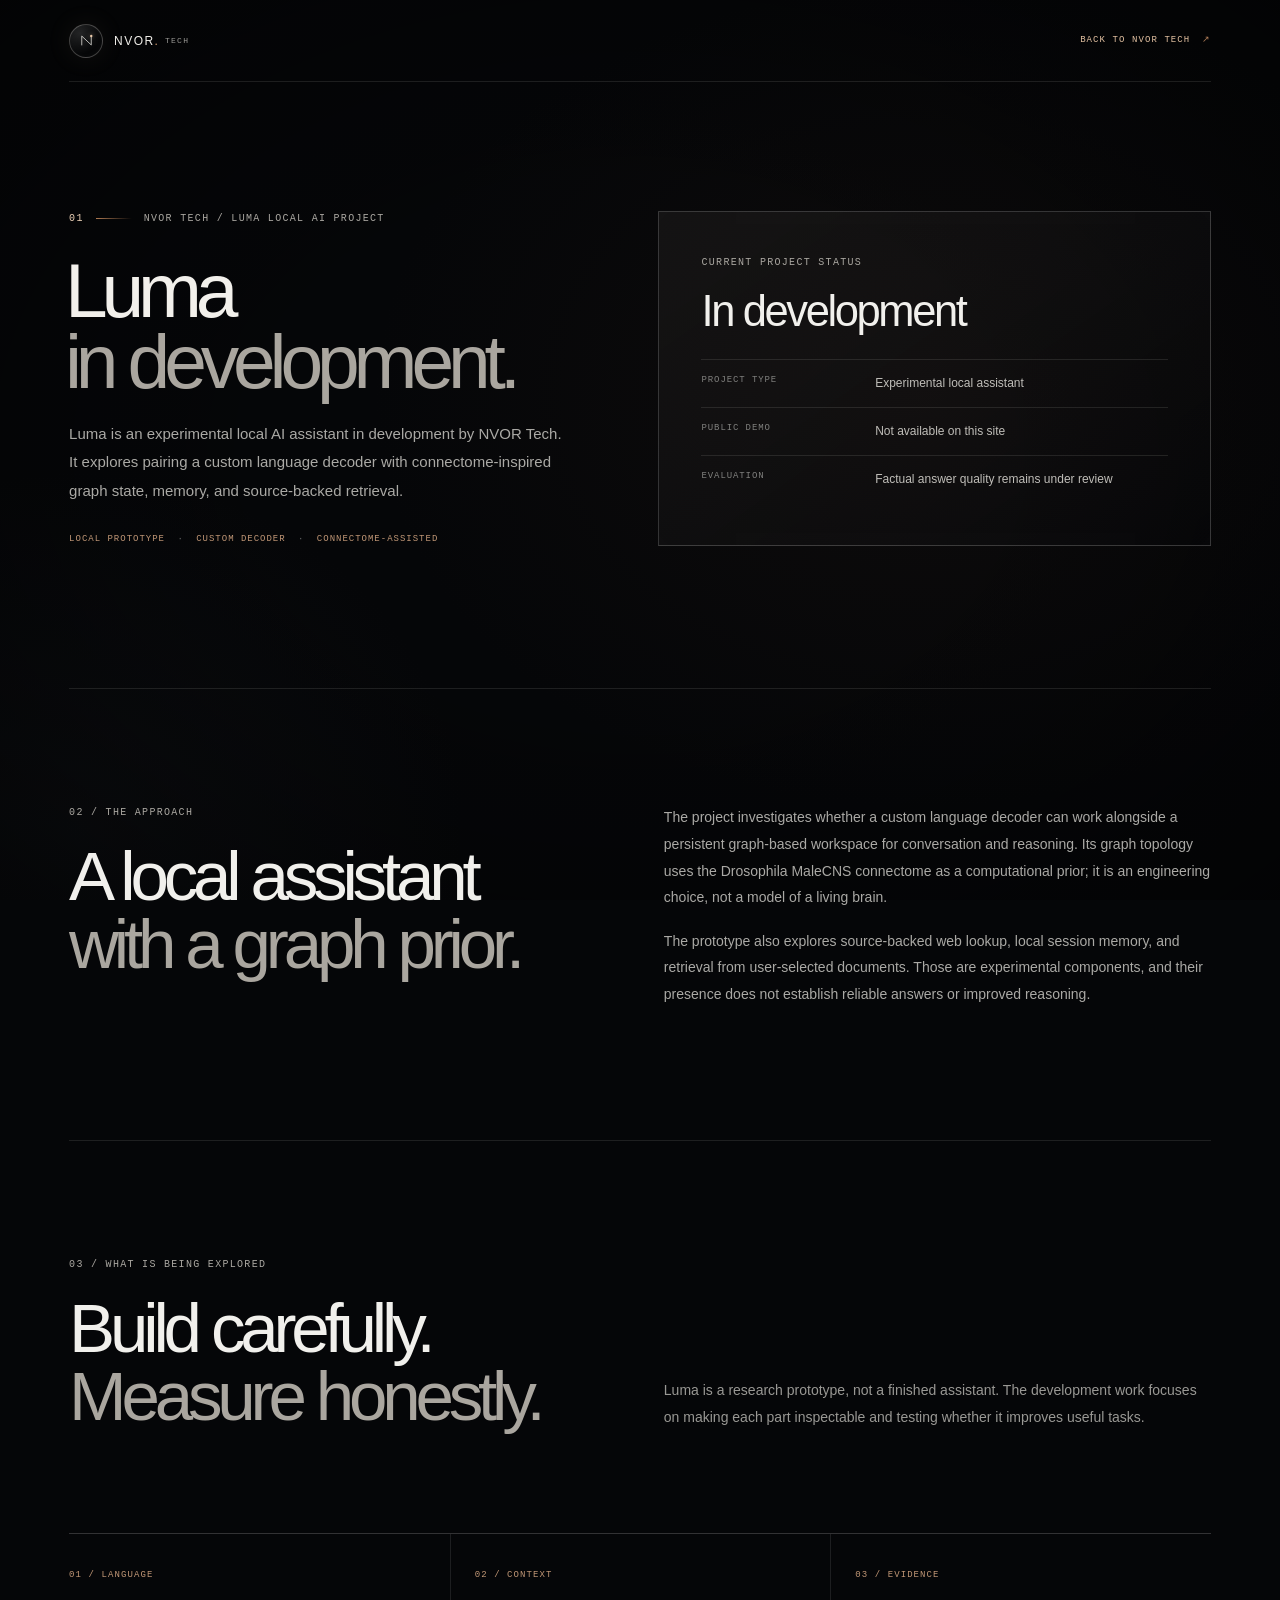
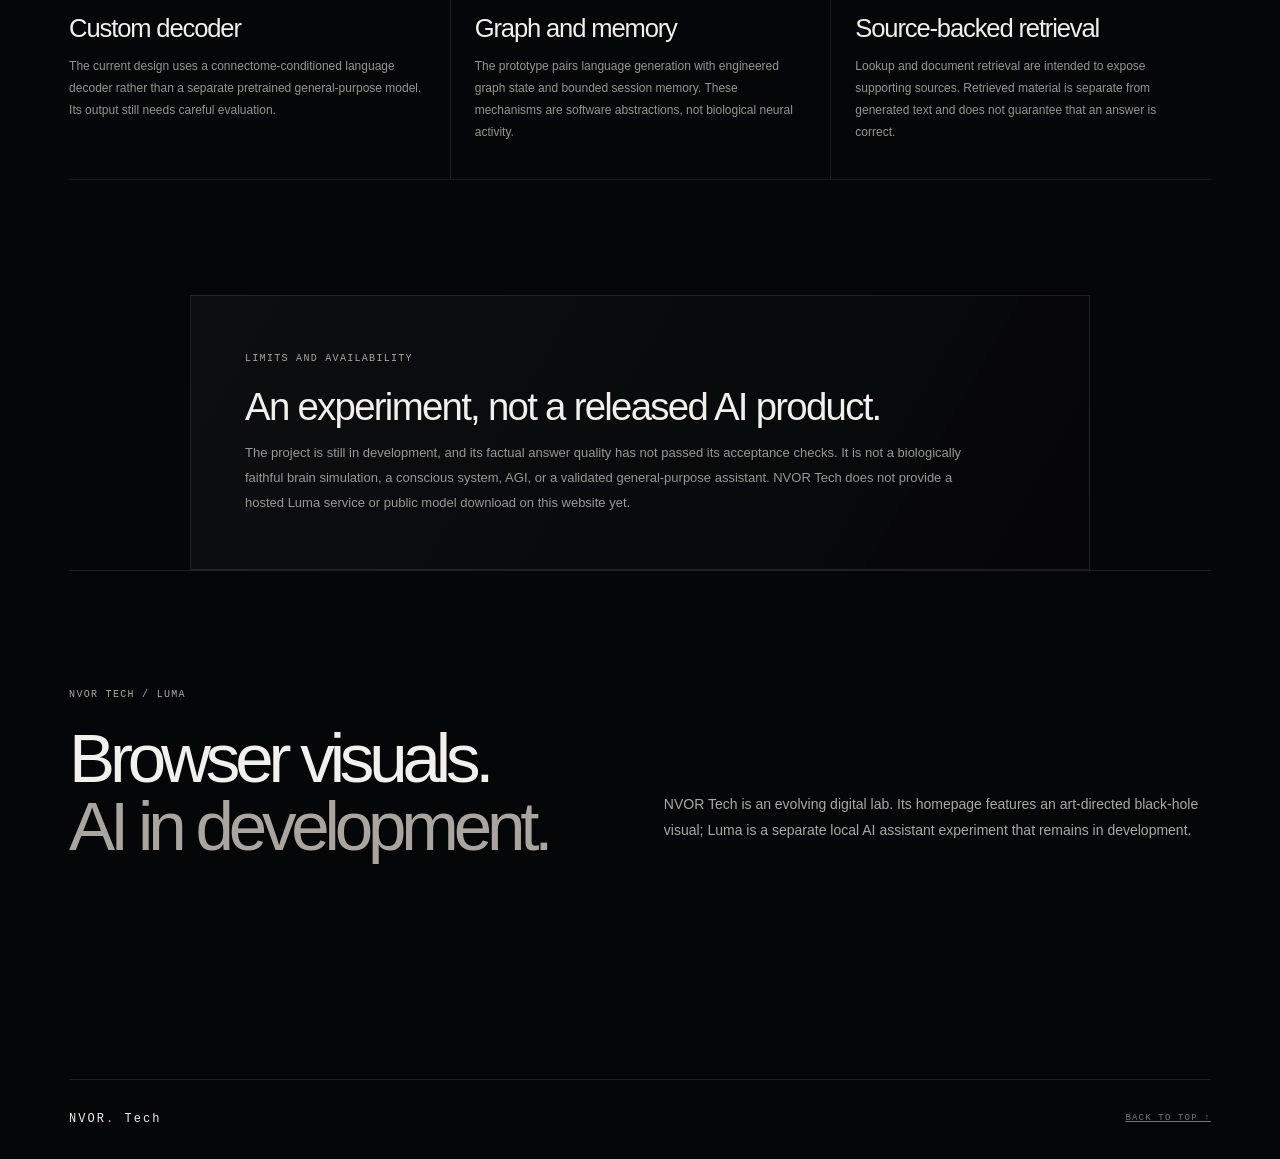
<file: ai/index.html>
<!doctype html>
<html lang="en">
  <head>
    <meta charset="utf-8" />
    <meta name="viewport" content="width=device-width, initial-scale=1" />
    <meta name="robots" content="noindex" />
    <meta http-equiv="refresh" content="0; url=/luma/" />
    <link rel="canonical" href="https://nvor.tech/luma/" />
    <title>Moved to Luma | NVOR Tech</title>
  </head>
  <body>
    <main>
      <h1>This project is now called Luma.</h1>
      <p>If you are not redirected automatically, <a href="/luma/">visit the Luma project page</a>.</p>
    </main>
  </body>
</html>
</file>
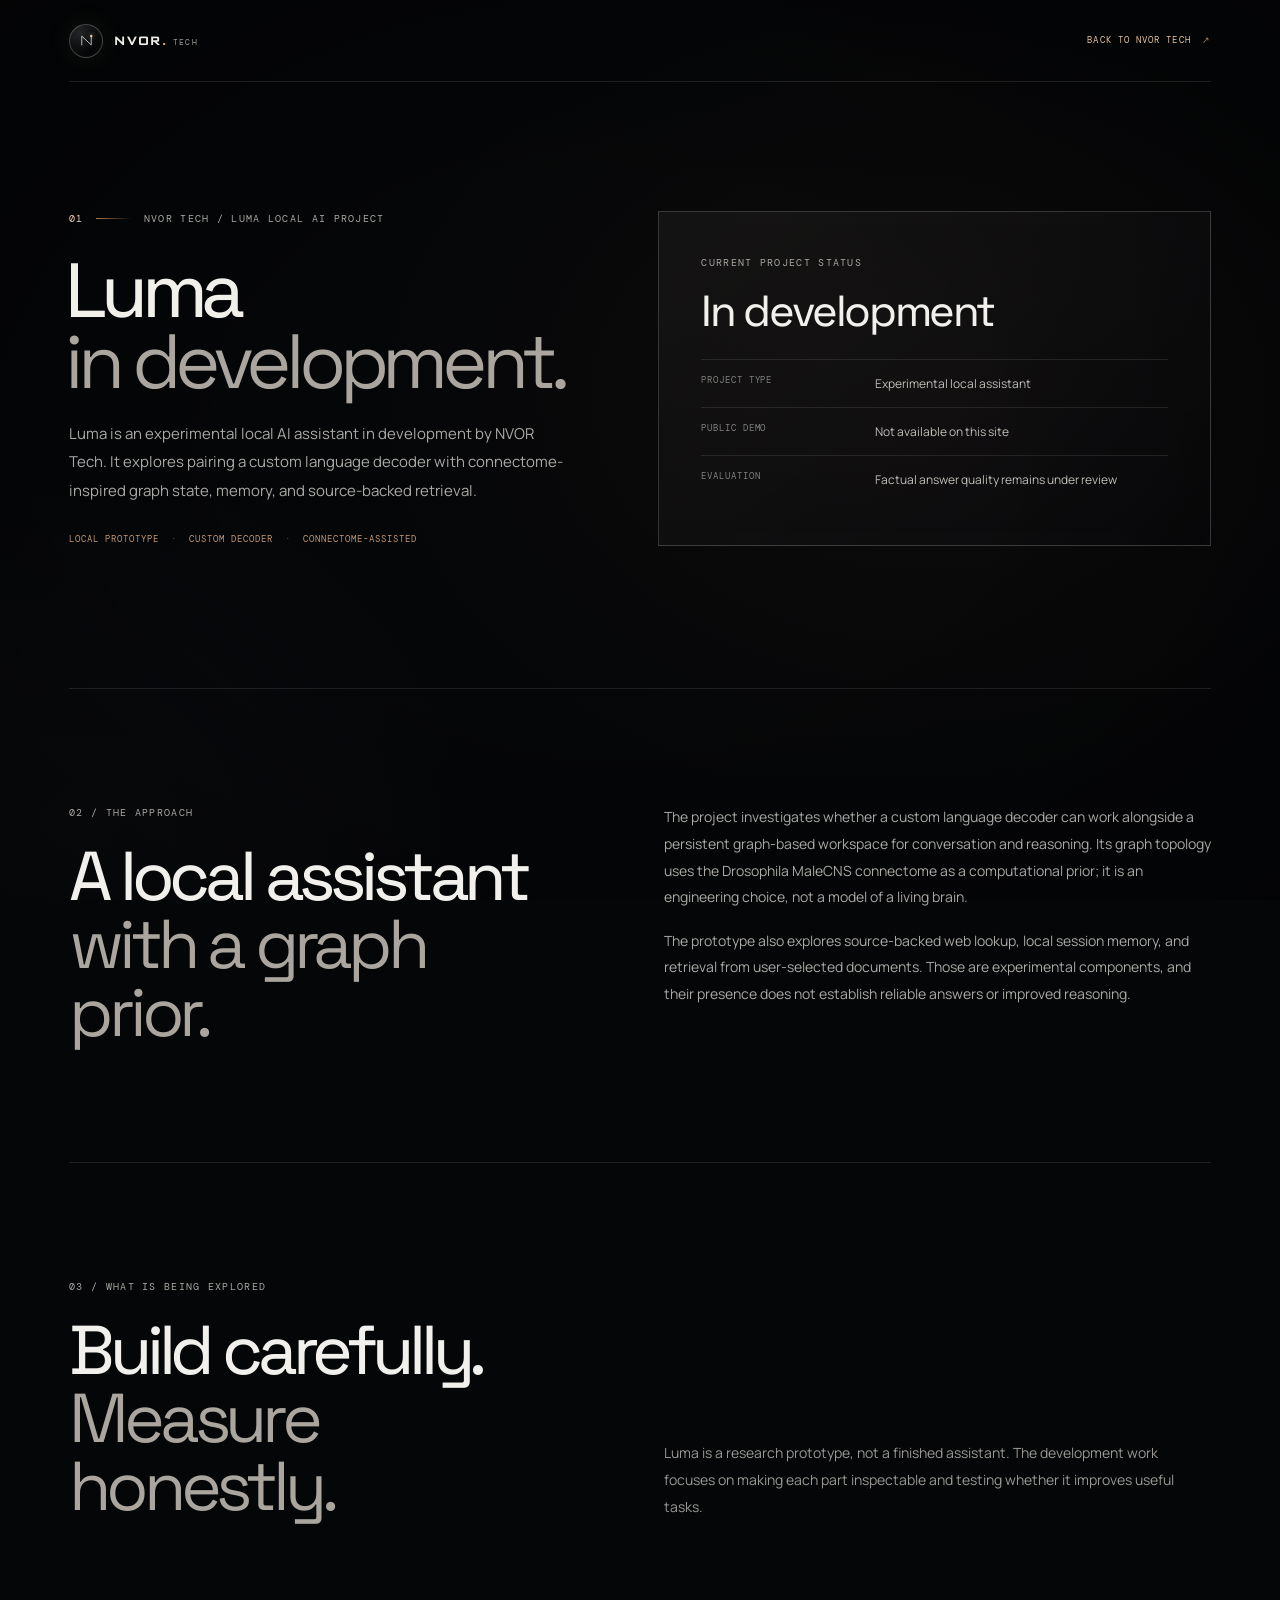
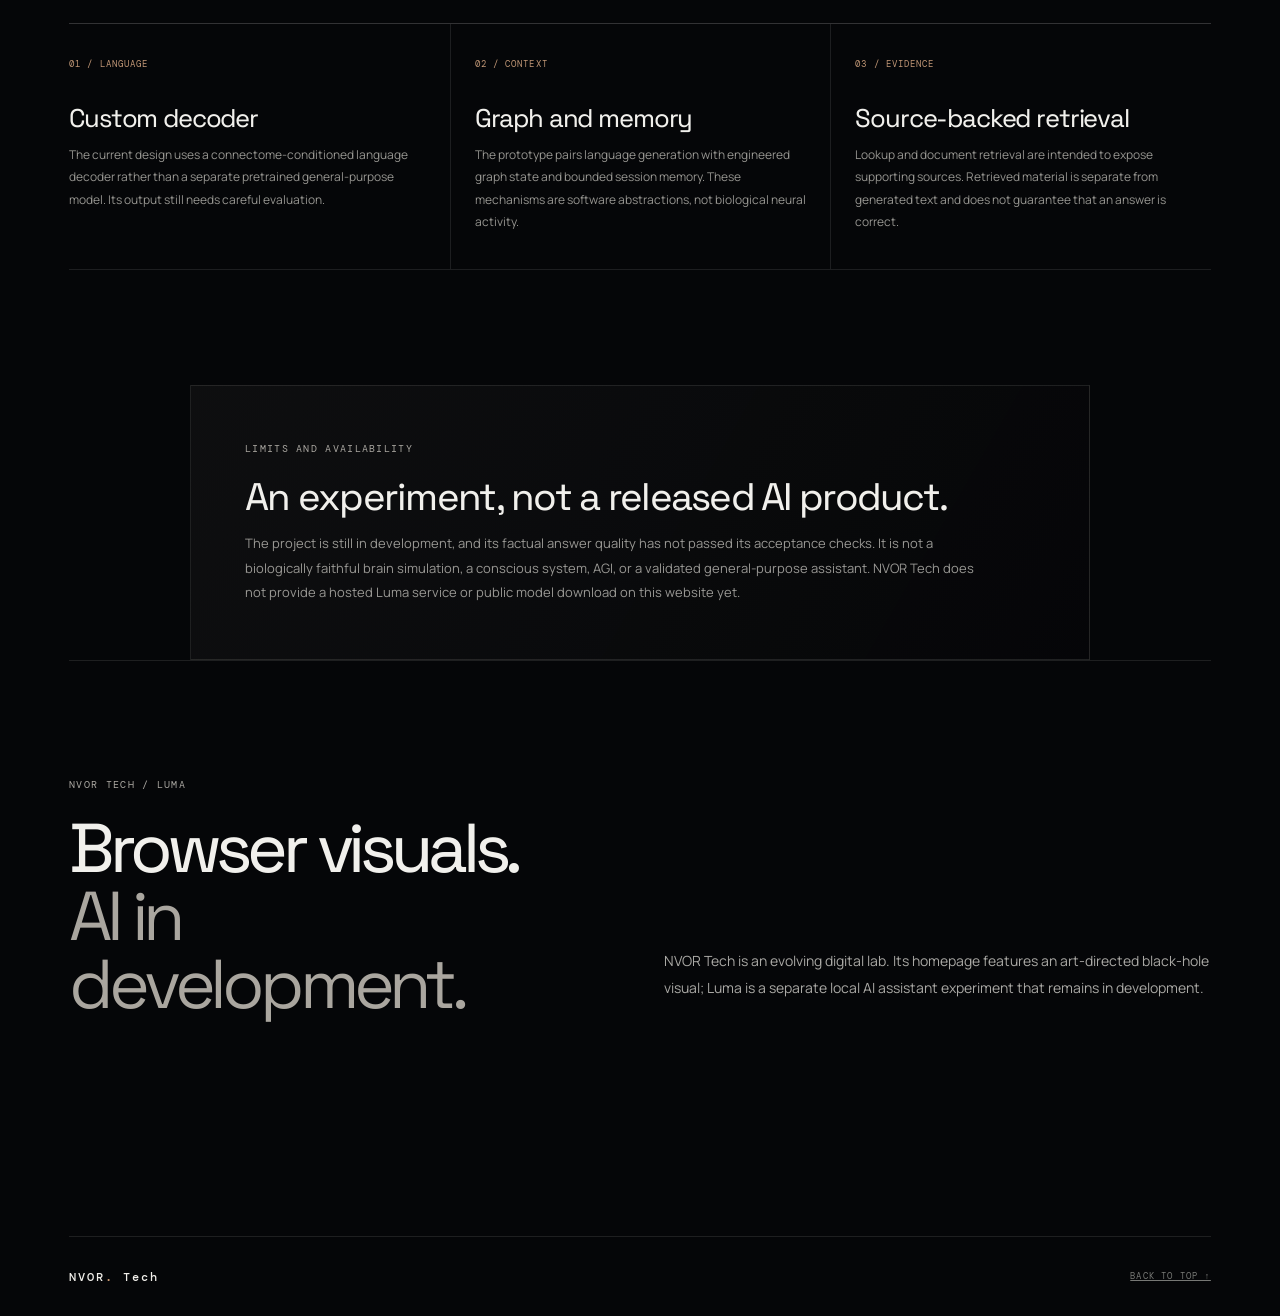
<file: luma/index.html>
<!doctype html>
<html lang="en">
  <head>
    <meta charset="utf-8" />
    <meta name="viewport" content="width=device-width, initial-scale=1" />
    <meta name="theme-color" content="#05050a" />
    <meta name="description" content="Luma is NVOR Tech's experimental local AI assistant in development, exploring connectome-assisted language, memory, and source-backed retrieval." />
    <link rel="canonical" href="https://nvor.tech/luma/" />
    <meta property="og:type" content="website" />
    <meta property="og:site_name" content="NVOR Tech" />
    <meta property="og:title" content="Luma — Experimental Local AI Assistant in Development" />
    <meta property="og:description" content="Learn what Luma explores, how its connectome-assisted prototype works, and what remains unproven." />
    <meta property="og:url" content="https://nvor.tech/luma/" />
    <title>Luma — Experimental Local AI Assistant | NVOR Tech</title>
    <link rel="preconnect" href="https://fonts.googleapis.com" />
    <link rel="preconnect" href="https://fonts.gstatic.com" crossorigin />
    <link href="https://fonts.googleapis.com/css2?family=DM+Mono:wght@400;500&family=Manrope:wght@400;500;600;700;800&family=Space+Grotesk:wght@400;500;600&display=swap" rel="stylesheet" />
    <link href="https://fonts.googleapis.com/css2?family=Science+Gothic:wght@100..900&display=swap" rel="stylesheet" />
    <link rel="stylesheet" href="../styles.css?v=nvor-search-content-v1" />
  </head>
  <body class="project-page">
    <div class="ambient" aria-hidden="true">
      <div class="ambient-grid"></div>
      <div class="ambient-vignette"></div>
    </div>

    <div class="site-shell project-shell" id="top">
      <header class="project-header">
        <a class="brand" href="/" aria-label="NVOR Tech home">
          <span class="brand-symbol" aria-hidden="true">
            <svg viewBox="0 0 32 32" fill="none">
              <path d="M8 23.5V8.5L24 23.5V8.5" />
              <circle cx="24" cy="8.5" r="2" />
            </svg>
          </span>
          <span class="brand-name">NVOR<span>.</span><span class="brand-tech">TECH</span></span>
        </a>
        <a class="project-back" href="/">BACK TO NVOR TECH <span aria-hidden="true">↗</span></a>
      </header>

      <main class="project-main ai-main">
        <section class="project-hero ai-hero" aria-labelledby="ai-title">
          <div class="project-hero-copy">
            <p class="eyebrow"><span class="eyebrow-number">01</span><span class="eyebrow-rule"></span>NVOR TECH / LUMA LOCAL AI PROJECT</p>
            <h1 id="ai-title">Luma<br /><span>in development.</span></h1>
            <p class="project-lede">Luma is an experimental local AI assistant in development by NVOR Tech. It explores pairing a custom language decoder with connectome-inspired graph state, memory, and source-backed retrieval.</p>
            <p class="project-stack">LOCAL PROTOTYPE <span>·</span> CUSTOM DECODER <span>·</span> CONNECTOME-ASSISTED</p>
          </div>
          <aside class="ai-status-card" aria-labelledby="ai-status-title">
            <p class="eyebrow">CURRENT PROJECT STATUS</p>
            <h2 id="ai-status-title">In development</h2>
            <dl>
              <div><dt>Project type</dt><dd>Experimental local assistant</dd></div>
              <div><dt>Public demo</dt><dd>Not available on this site</dd></div>
              <div><dt>Evaluation</dt><dd>Factual answer quality remains under review</dd></div>
            </dl>
          </aside>
        </section>

        <section class="project-detail-section" aria-labelledby="approach-title">
          <div class="project-detail-heading">
            <p class="eyebrow">02 / THE APPROACH</p>
            <h2 id="approach-title">A local assistant<br /><em>with a graph prior.</em></h2>
          </div>
          <div class="project-detail-copy">
            <p>The project investigates whether a custom language decoder can work alongside a persistent graph-based workspace for conversation and reasoning. Its graph topology uses the Drosophila MaleCNS connectome as a computational prior; it is an engineering choice, not a model of a living brain.</p>
            <p>The prototype also explores source-backed web lookup, local session memory, and retrieval from user-selected documents. Those are experimental components, and their presence does not establish reliable answers or improved reasoning.</p>
          </div>
        </section>

        <section class="project-build-section" aria-labelledby="ai-build-title">
          <div class="project-build-heading">
            <p class="eyebrow">03 / WHAT IS BEING EXPLORED</p>
            <h2 id="ai-build-title">Build carefully.<br /><em>Measure honestly.</em></h2>
          </div>
          <div class="project-build-intro">
            <p>Luma is a research prototype, not a finished assistant. The development work focuses on making each part inspectable and testing whether it improves useful tasks.</p>
          </div>
          <div class="project-feature-grid">
            <article class="project-feature">
              <span class="project-feature-index">01 / LANGUAGE</span>
              <h3>Custom decoder</h3>
              <p>The current design uses a connectome-conditioned language decoder rather than a separate pretrained general-purpose model. Its output still needs careful evaluation.</p>
            </article>
            <article class="project-feature">
              <span class="project-feature-index">02 / CONTEXT</span>
              <h3>Graph and memory</h3>
              <p>The prototype pairs language generation with engineered graph state and bounded session memory. These mechanisms are software abstractions, not biological neural activity.</p>
            </article>
            <article class="project-feature">
              <span class="project-feature-index">03 / EVIDENCE</span>
              <h3>Source-backed retrieval</h3>
              <p>Lookup and document retrieval are intended to expose supporting sources. Retrieved material is separate from generated text and does not guarantee that an answer is correct.</p>
            </article>
          </div>
        </section>

        <aside class="project-accuracy-note" aria-labelledby="ai-limits-title">
          <p class="eyebrow">LIMITS AND AVAILABILITY</p>
          <h2 id="ai-limits-title">An experiment, not a released AI product.</h2>
          <p>The project is still in development, and its factual answer quality has not passed its acceptance checks. It is not a biologically faithful brain simulation, a conscious system, AGI, or a validated general-purpose assistant. NVOR Tech does not provide a hosted Luma service or public model download on this website yet.</p>
        </aside>

        <section class="project-about" aria-labelledby="ai-about-title">
          <div>
            <p class="eyebrow">NVOR TECH / LUMA</p>
            <h2 id="ai-about-title">Browser visuals.<br /><em>AI in development.</em></h2>
          </div>
          <div class="project-about-copy">
            <p>NVOR Tech is an evolving digital lab. Its homepage features an art-directed black-hole visual; Luma is a separate local AI assistant experiment that remains in development.</p>
          </div>
        </section>
      </main>

      <footer class="site-footer project-footer">
        <a class="footer-brand" href="/">NVOR<span>.</span> Tech</a>
        <a class="footer-copyright" href="#top">BACK TO TOP ↑</a>
      </footer>
    </div>
  </body>
</html>
</file>
<file: styles.css>
:root {
  color-scheme: dark;
  --ink: #050608;
  --ink-soft: #0b0c10;
  --paper: #f1f0ec;
  --muted: #a09f9b;
  --dim: #696b6d;
  --line: rgba(230, 231, 229, .11);
  --line-bright: rgba(230, 231, 229, .2);
  --ember: #df9b67;
  --silver: #dce5eb;
  --mono: "DM Mono", "SFMono-Regular", Consolas, monospace;
  --sans: "Manrope", "Helvetica Neue", Arial, sans-serif;
  --display: "Space Grotesk", "Manrope", sans-serif;
  --page-width: 1600px;
}

* { box-sizing: border-box; }

html {
  background: var(--ink);
  scroll-behavior: smooth;
  scrollbar-color: #353638 var(--ink);
}

body {
  min-width: 320px;
  margin: 0;
  overflow-x: hidden;
  background: var(--ink);
  color: var(--paper);
  font: 400 15px/1.7 var(--sans);
  -webkit-font-smoothing: antialiased;
  text-rendering: optimizeLegibility;
}

::selection { background: rgba(223, 155, 103, .3); color: #fff; }
a { color: inherit; }
button, a { -webkit-tap-highlight-color: transparent; }
button:focus-visible, a:focus-visible, [tabindex]:focus-visible {
  outline: 1px solid var(--ember);
  outline-offset: 5px;
}

.ambient {
  position: fixed;
  z-index: 0;
  inset: 0;
  overflow: hidden;
  pointer-events: none;
  background:
    radial-gradient(ellipse 58% 62% at 72% 44%, rgba(41, 29, 23, .24), transparent 74%),
    radial-gradient(ellipse 42% 55% at 6% 92%, rgba(24, 27, 32, .3), transparent 72%),
    #050608;
}
.particle-field, .ambient-grid, .pointer-glow, .ambient-vignette {
  position: absolute;
  inset: 0;
  width: 100%;
  height: 100%;
}
.particle-field { opacity: .2; }
.ambient-grid { display: none; }
.pointer-glow {
  inset: auto;
  top: 0;
  left: 0;
  width: 760px;
  height: 760px;
  border-radius: 50%;
  background: radial-gradient(circle, rgba(214, 158, 112, .045), transparent 68%);
  opacity: .7;
  transform: translate3d(-50%, -50%, 0);
  will-change: transform;
}
.ambient-vignette {
  background: radial-gradient(ellipse at center, transparent 36%, rgba(0, 0, 0, .45) 100%);
}
.scroll-progress {
  position: fixed;
  z-index: 20;
  top: 0;
  left: 0;
  width: 100%;
  height: 1px;
  background: linear-gradient(90deg, #8c573b, #f2d2ac 48%, #c6d5dd);
  opacity: .82;
  transform: scaleX(0);
  transform-origin: left center;
  pointer-events: none;
}

.site-shell {
  position: relative;
  z-index: 1;
  width: min(100%, var(--page-width));
  margin: 0 auto;
  padding: 0 clamp(22px, 5.4vw, 88px);
}

.site-header {
  position: relative;
  z-index: 5;
  display: grid;
  grid-template-columns: 1fr auto 1fr;
  align-items: center;
  min-height: 82px;
  border-bottom: 1px solid var(--line);
}
.brand {
  display: inline-flex;
  align-items: center;
  gap: 11px;
  width: fit-content;
  text-decoration: none;
}
.brand-symbol {
  display: grid;
  width: 34px;
  height: 34px;
  place-items: center;
  border: 1px solid rgba(231, 230, 225, .27);
  border-radius: 50%;
  background: radial-gradient(circle at 32% 27%, rgba(255,255,255,.13), transparent 66%);
  box-shadow: 0 0 28px rgba(218, 185, 157, .08), inset 0 0 13px rgba(255,255,255,.04);
  transition: border-color 300ms ease, box-shadow 300ms ease, transform 300ms ease;
}
.brand:hover .brand-symbol {
  border-color: rgba(243, 220, 196, .66);
  box-shadow: 0 0 28px rgba(223, 155, 103, .16);
  transform: rotate(-8deg);
}
.brand-symbol svg { width: 19px; height: 19px; overflow: visible; }
.brand-symbol path {
  stroke: #e8e7e2;
  stroke-linecap: round;
  stroke-linejoin: round;
  stroke-width: 1.3;
}
.brand-symbol circle { fill: #e9c9a9; filter: drop-shadow(0 0 4px rgba(232, 194, 155, .55)); }
.brand-name, .footer-brand {
  color: #f0eee9;
  font: 500 12px/1 var(--mono);
  letter-spacing: .17em;
}
.brand-name {
  font-family: "Science Gothic", var(--sans);
  font-optical-sizing: auto;
  font-weight: 520;
  font-variation-settings: "slnt" 0, "wdth" 100, "CTRS" 0;
  letter-spacing: .12em;
}
.brand-name span, .footer-brand span { color: #d7a276; }
.brand-name .brand-tech {
  margin-left: .7em;
  color: #9a9995;
  font: 400 8px/1 var(--mono);
  letter-spacing: .16em;
  vertical-align: middle;
}

.header-status, .motion-toggle, .eyebrow, .card-top, .card-index, .footer-caption, .footer-copyright { font-family: var(--mono); font-size: 10px; font-weight: 400; letter-spacing: .13em; text-transform: uppercase; }
.header-status {
  display: flex;
  align-items: center;
  gap: 11px;
  color: #8e8f90;
  white-space: nowrap;
}
.status-light, .caption-dot {
  position: relative;
  display: inline-block;
  width: 6px;
  height: 6px;
  flex: 0 0 auto;
  border-radius: 50%;
  background: #d9aa83;
  box-shadow: 0 0 12px rgba(223, 155, 103, .66);
}
.status-light::after {
  position: absolute;
  inset: -4px;
  border: 1px solid rgba(223, 155, 103, .34);
  border-radius: inherit;
  content: "";
  animation: status-pulse 3s ease-out infinite;
}
.motion-toggle {
  display: inline-flex;
  align-items: center;
  justify-self: end;
  gap: 10px;
  padding: 8px 0 8px 10px;
  border: 0;
  background: transparent;
  color: #a3a3a1;
  cursor: pointer;
  transition: color 220ms ease;
}
.motion-toggle:hover { color: var(--paper); }
.motion-icon {
  display: flex;
  align-items: center;
  justify-content: center;
  gap: 3px;
  width: 18px;
  height: 18px;
  border: 1px solid rgba(230, 231, 229, .2);
  border-radius: 50%;
}
.motion-icon i { width: 1px; height: 6px; background: currentColor; }
.motion-toggle[aria-pressed="true"] .motion-icon i:first-child {
  width: 0; height: 0;
  border-top: 3px solid transparent;
  border-bottom: 3px solid transparent;
  border-left: 4px solid currentColor;
  background: transparent;
}
.motion-toggle[aria-pressed="true"] .motion-icon i:last-child { display: none; }

.hero {
  position: relative;
  display: grid;
  grid-template-columns: minmax(0, .9fr) minmax(0, 1.1fr);
  align-items: center;
  min-height: min(840px, calc(100svh - 82px));
  padding: clamp(46px, 6.5vw, 94px) 0 72px;
  isolation: isolate;
}
.hero::before {
  position: absolute;
  z-index: -1;
  top: 13%;
  right: -17%;
  width: 68%;
  height: 76%;
  border-radius: 50%;
  background: radial-gradient(ellipse, rgba(113, 67, 40, .1), rgba(33, 37, 43, .04) 36%, transparent 72%);
  content: "";
  pointer-events: none;
}
.hero-copy {
  position: relative;
  z-index: 4;
  max-width: 620px;
  padding: 0 0 30px;
}
.eyebrow {
  display: flex;
  align-items: center;
  gap: 12px;
  margin: 0;
  color: #aaa7a1;
}
.eyebrow-number { color: #ecd1b6; }
.eyebrow-rule {
  width: 36px;
  height: 1px;
  background: linear-gradient(90deg, rgba(223, 155, 103, .78), transparent);
}
.hero h1 {
  position: relative;
  margin: 29px 0 25px -.055em;
  color: #f2f0eb;
  font-family: var(--display);
  font-size: clamp(3.5rem, 6.2vw, 6.3rem);
  font-weight: 450;
  letter-spacing: -.085em;
  line-height: .91;
}
.title-muted { color: #a4a19c; font-weight: 380; }
.title-period {
  color: #e1a16f;
  text-shadow: 0 0 26px rgba(223, 155, 103, .28);
}
.hero-description {
  max-width: 380px;
  margin: 0;
  color: #aaa9a5;
  font-size: clamp(14px, 1.15vw, 16px);
  line-height: 1.85;
}
.hero-actions { display: flex; align-items: center; gap: 26px; margin-top: 34px; }
.button-primary {
  position: relative;
  display: inline-flex;
  align-items: center;
  gap: 24px;
  min-height: 50px;
  padding: 0 18px;
  overflow: hidden;
  border: 1px solid rgba(233, 216, 198, .42);
  border-radius: 2px;
  background: linear-gradient(110deg, rgba(231, 217, 203, .1), rgba(231, 217, 203, .025));
  color: #f0eee9;
  font-size: 12px;
  text-decoration: none;
  transition: border-color 300ms ease, background 300ms ease, transform 300ms ease, box-shadow 300ms ease;
}
.button-primary::before {
  position: absolute;
  inset: 0;
  background: linear-gradient(105deg, transparent 15%, rgba(244, 220, 194, .13), transparent 70%);
  content: "";
  transform: translateX(-105%);
  transition: transform 650ms cubic-bezier(.2, .7, .2, 1);
}
.button-primary:hover {
  border-color: rgba(243, 220, 196, .72);
  background: rgba(223, 155, 103, .09);
  box-shadow: 0 0 34px rgba(223, 155, 103, .1);
  transform: translateY(-2px);
}
.button-primary:hover::before { transform: translateX(105%); }
.button-primary span, .button-primary svg { position: relative; z-index: 1; }
.button-primary svg {
  width: 16px; height: 16px;
  stroke: #ead7c5;
  stroke-linecap: round;
  stroke-linejoin: round;
  stroke-width: 1.25;
  transition: transform 300ms ease;
}
.button-primary:hover svg { transform: translateX(3px); }
.hero-art {
  position: relative;
  z-index: 2;
  display: flex;
  min-width: 0;
  flex-direction: column;
  align-items: center;
  justify-content: center;
  min-height: 0;
  margin: -5px -5% 0 -3%;
  isolation: isolate;
}
.hero-art::before {
  position: absolute;
  z-index: -1;
  inset: 12% -2%;
  border-radius: 50%;
  background: radial-gradient(ellipse at 50% 52%, rgba(195, 119, 66, .12), rgba(91, 48, 29, .045) 36%, rgba(50, 43, 36, .025) 52%, transparent 74%);
  filter: blur(26px);
  content: "";
  pointer-events: none;
}

.orbit-scene {
  position: relative;
  display: grid;
  width: min(100%, 730px);
  aspect-ratio: 1.08;
  place-items: center;
  perspective: 1250px;
  transform-style: preserve-3d;
}
.orbit-scene::before {
  position: absolute;
  z-index: 0;
  inset: 14% 6%;
  border-radius: 50%;
  background:
    radial-gradient(ellipse 68% 13% at 50% 53%, rgba(237, 183, 137, .09), transparent 90%),
    radial-gradient(ellipse 42% 26% at 52% 47%, rgba(128, 145, 160, .025), transparent 82%);
  filter: blur(38px);
  opacity: .62;
  transform: scale(1.03);
  animation: atmospheric-bloom 34s ease-in-out infinite alternate;
  content: "";
  pointer-events: none;
}
.motion-paused .orbit-scene::before, .motion-paused .orbit-system { animation-play-state: paused; }
.orbit-system {
  position: relative;
  width: 100%;
  height: 100%;
  transform-style: preserve-3d;
  animation: sculpture-float 11s ease-in-out infinite;
}
.orbit-system::before, .orbit-system::after { display: none; }
.three-canvas {
  position: absolute;
  z-index: 3;
  inset: 0;
  display: block;
  width: 100%;
  height: 100%;
  opacity: 0;
  pointer-events: none;
  transition: opacity 900ms cubic-bezier(.18,.72,.25,1);
}
.orbit-scene.webgl-ready .three-canvas { opacity: 1; }
.orbit-scene .orbit-system { transition: opacity 650ms ease, visibility 650ms ease; }
.orbit-scene.webgl-ready .orbit-system { opacity: 0; visibility: hidden; }
.blackhole-fallback {
  position: relative;
  width: 100%;
  height: 100%;
  transform-style: preserve-3d;
}
.fallback-disc {
  position: absolute;
  top: 50%;
  left: 50%;
  width: 98%;
  height: 38%;
  border: 1px solid rgba(183, 226, 255, 0.65);
  border-radius: 50%;
  background:
    radial-gradient(ellipse at 50% 50%, #020208 0 13%, transparent 14%),
    conic-gradient(from 12deg, transparent 0 8%, rgba(83, 225, 255, 0.8) 13%, rgba(158, 105, 255, 0.82) 26%, rgba(255, 148, 214, 0.8) 38%, transparent 49% 58%, rgba(122, 182, 255, 0.7) 71%, rgba(232, 222, 255, 0.9) 82%, transparent 91%);
  box-shadow: 0 0 30px rgba(111, 169, 255, 0.38), inset 0 0 24px rgba(219, 175, 255, 0.26);
  filter: blur(1px);
  transform: translate(-50%, -50%) rotateX(68deg) rotateZ(-17deg);
}
.fallback-halo,
.fallback-photon-ring,
.fallback-horizon {
  position: absolute;
  top: 50%;
  left: 50%;
  aspect-ratio: 1;
  border-radius: 50%;
  transform: translate(-50%, -50%);
}
.fallback-halo {
  width: 42%;
  background: radial-gradient(circle, transparent 44%, rgba(55, 160, 255, 0.22) 58%, rgba(198, 98, 255, 0.14) 68%, transparent 78%);
  filter: blur(10px);
}
.fallback-photon-ring {
  width: 32%;
  border: 2px solid rgba(224, 244, 255, 0.82);
  box-shadow: 0 0 11px #b9e5ff, 0 0 32px rgba(158, 123, 255, 0.75);
  transform: translate(-50%, -50%) rotateX(12deg);
}
.fallback-horizon {
  width: 27%;
  background: radial-gradient(circle at 35% 30%, #05050a, #000 70%);
  box-shadow: 0 0 42px rgba(7, 5, 14, 0.95), inset 0 0 14px #000;
}
.fallback-orb {
  position: absolute;
  z-index: 2;
  top: 50%;
  left: 50%;
  width: clamp(17px, 3.4vw, 30px);
  aspect-ratio: 1;
  border: 1px solid rgba(226, 237, 255, 0.72);
  border-radius: 50%;
  background:
    radial-gradient(ellipse at 31% 22%, rgba(255, 255, 255, 0.98), transparent 20%),
    conic-gradient(from 35deg, #10131c, #b9a1ff 19%, #0b1c28 33%, #5be8ff 52%, #13121c 69%, #f88bd8 83%, #10131c);
  box-shadow: inset -5px -7px 10px rgba(0, 0, 0, 0.9), inset 3px 3px 6px rgba(255, 255, 255, 0.55), 0 0 17px rgba(142, 191, 255, 0.38);
}
.fallback-orb-one {
  transform: translate(-50%, -50%) translate(-165px, -46px);
}
.fallback-orb-two {
  width: clamp(20px, 4vw, 35px);
  transform: translate(-50%, -50%) translate(179px, 35px);
}
.fallback-orb-three {
  transform: translate(-50%, -50%) translate(34px, -126px);
}
.section-divider { display: grid; height: clamp(48px, 8vw, 100px); place-items: center; }
.section-divider span { width: min(54%, 560px); height: 1px; background: linear-gradient(90deg, transparent, rgba(229, 203, 179, .18), rgba(210, 221, 226, .11), transparent); }
.note-section {
  display: block;
  padding: clamp(88px, 11vw, 156px) 0 clamp(96px, 12vw, 170px);
  border-top: 1px solid var(--line);
}
.note-content {
  display: grid;
  grid-template-columns: minmax(0, 1.2fr) minmax(260px, .55fr);
  gap: clamp(34px, 8vw, 112px);
  align-items: end;
}
.note-heading .eyebrow { margin-bottom: 22px; }
.note-heading h2, .closing-section h2 {
  margin: 0;
  font-family: var(--display);
  font-size: clamp(2.8rem, 5.8vw, 5.7rem);
  font-weight: 430;
  letter-spacing: -.075em;
  line-height: .98;
}
.note-heading h2 em {
  color: #b6b0a7;
  font-style: normal;
}
.note-copy { max-width: 430px; }
.note-copy p { margin: 0 0 16px; color: #aaa9a5; font-size: 15px; }
.note-copy p + p { color: #777875; font-size: 13px; }
.note-copy a { color: #e4c2a2; text-underline-offset: 4px; }
.note-copy a:hover { color: #fff0df; }
.principle-grid {
  display: grid;
  grid-template-columns: repeat(3, minmax(0,1fr));
  margin-top: clamp(44px, 7vw, 84px);
  border-top: 1px solid var(--line-bright);
  border-bottom: 1px solid var(--line);
}
.principle-card {
  position: relative;
  min-height: 190px;
  padding: 23px 24px 22px 0;
  overflow: hidden;
  border: 0;
  border-right: 1px solid var(--line);
  background: transparent;
  transition: background 350ms ease, padding 350ms ease;
  cursor: default;
}
.principle-card + .principle-card { padding-left: 24px; }
.principle-card:last-child { border-right: 0; }
.principle-card::before {
  position: absolute;
  inset: 0;
  pointer-events: none;
  background: linear-gradient(125deg, rgba(230, 182, 145, .07), transparent 62%);
  content: "";
  opacity: 0;
  transition: opacity 350ms ease;
}
.principle-card:hover::before, .principle-card:focus-within::before { opacity: 1; }
.card-top, .card-rule, .principle-card h3, .principle-card p, .card-index { position: relative; }
.card-top {
  display: flex;
  align-items: center;
  justify-content: space-between;
  color: #777876;
  font-size: 9px;
}
.card-mark { color: #d5a57f; font-size: 17px; }
.card-rule {
  width: 100%;
  height: 1px;
  margin: 21px 0 19px;
  background: linear-gradient(90deg, rgba(223, 155, 103, .48), rgba(230,231,229,.06) 70%, transparent);
}
.principle-card h3 {
  margin: 0 0 7px;
  color: #efede8;
  font-family: var(--display);
  font-size: clamp(1.6rem, 2.5vw, 2.5rem);
  font-weight: 420;
  letter-spacing: -.055em;
}
.planet-project-link { color: inherit; text-decoration: none; text-underline-offset: 4px; }
.planet-project-link:hover, .planet-project-link:focus-visible { color: #fff5ea; text-decoration: underline; }
.planet-project-link span { margin-left: .45em; color: #d09b75; font: 400 .45em/1 var(--mono); vertical-align: middle; }
.principle-card p { max-width: 250px; margin: 0; color: #969590; font-size: 13px; }
.orbit-focus-button {
  position: relative;
  z-index: 1;
  margin: 16px 0 0;
  padding: 0;
  border: 0;
  background: transparent;
  color: #b5a99d;
  font: 400 9px/1.5 var(--mono);
  letter-spacing: .1em;
  text-transform: uppercase;
  cursor: pointer;
}
.orbit-focus-button:hover, .orbit-focus-button[aria-pressed="true"] { color: #f0ceb0; }
.orbit-focus-button::after { content: "  ↗"; color: #966d4d; }
.card-index { display: block; margin-top: 20px; color: #d09b75; font-size: 9px; }

.about-section {
  display: grid;
  grid-template-columns: minmax(0, 1.1fr) minmax(280px, .8fr);
  gap: clamp(36px, 8vw, 112px);
  align-items: end;
  padding: clamp(78px, 10vw, 136px) 0;
  border-top: 1px solid var(--line);
}
.about-heading .eyebrow { margin-bottom: 22px; }
.about-heading h2 {
  margin: 0;
  font-family: var(--display);
  font-size: clamp(2.8rem, 5.8vw, 5.7rem);
  font-weight: 430;
  letter-spacing: -.075em;
  line-height: .98;
}
.about-heading h2 em { color: #aaa69f; font-style: normal; }
.about-copy { max-width: 520px; }
.about-copy p { margin: 0 0 16px; color: #aaa9a5; font-size: 14px; }
.about-copy p + p { color: #85847f; font-size: 13px; }
.about-links { display: flex; flex-wrap: wrap; gap: 12px 24px; margin-top: 26px; }
.about-links a, .project-back {
  color: #e4c2a2;
  font-size: 12px;
  text-decoration: none;
  text-underline-offset: 4px;
}
.about-links a:hover, .project-back:hover { color: #fff0df; text-decoration: underline; }
.about-links a span { margin-left: 4px; color: #b07e58; }

.project-header {
  display: flex;
  min-height: 82px;
  align-items: center;
  justify-content: space-between;
  gap: 22px;
  border-bottom: 1px solid var(--line);
}
.project-back { font-family: var(--mono); font-size: 9px; letter-spacing: .12em; }
.project-back span { margin-left: 5px; color: #b07e58; }
.project-main { padding-bottom: clamp(48px, 8vw, 110px); }
.project-hero {
  display: grid;
  grid-template-columns: minmax(0, .95fr) minmax(0, 1.05fr);
  align-items: center;
  gap: clamp(34px, 7vw, 100px);
  padding: clamp(72px, 10vw, 140px) 0 clamp(86px, 11vw, 150px);
}
.project-hero h1 {
  margin: 28px 0 22px -.055em;
  color: #f2f0eb;
  font-family: var(--display);
  font-size: clamp(3.5rem, 6vw, 6rem);
  font-weight: 430;
  letter-spacing: -.08em;
  line-height: .93;
}
.project-hero h1 span, .project-detail-heading h2 em, .project-build-heading h2 em,
.project-about h2 em { color: #aaa69f; font-style: normal; font-weight: 380; }
.project-lede { max-width: 540px; margin: 0; color: #aaa9a5; font-size: 15px; line-height: 1.9; }
.project-stack {
  margin: 26px 0 0;
  color: #c19776;
  font: 400 9px/1.8 var(--mono);
  letter-spacing: .11em;
}
.project-stack span { padding: 0 6px; color: #68696a; }
.project-visual {
  margin: 0;
  padding: 14px;
  border: 1px solid var(--line-bright);
  background: radial-gradient(ellipse at 50% 50%, rgba(111, 70, 48, .14), rgba(8, 9, 12, .7) 70%);
  box-shadow: 0 26px 90px rgba(0, 0, 0, .3), inset 0 0 42px rgba(255, 255, 255, .015);
}
.project-visual img { display: block; width: 100%; height: auto; }
.project-visual figcaption { padding: 12px 5px 2px; color: #777875; font-size: 11px; }
.ai-status-card {
  padding: clamp(24px, 4vw, 42px);
  border: 1px solid var(--line-bright);
  background: linear-gradient(145deg, rgba(231, 217, 203, .055), rgba(6, 7, 10, .35));
  box-shadow: inset 0 0 54px rgba(255, 255, 255, .012);
}
.ai-status-card h2 { margin: 18px 0 24px; font: 430 clamp(1.8rem, 3.4vw, 3rem)/1.05 var(--display); letter-spacing: -.055em; }
.ai-status-card dl { margin: 0; }
.ai-status-card dl div { display: grid; grid-template-columns: minmax(85px, .7fr) minmax(0, 1.3fr); gap: 16px; padding: 14px 0; border-top: 1px solid var(--line); }
.ai-status-card dt { color: #81817f; font: 400 9px/1.5 var(--mono); letter-spacing: .1em; text-transform: uppercase; }
.ai-status-card dd { margin: 0; color: #c0beb9; font-size: 12px; line-height: 1.6; }
.project-detail-section, .project-build-section, .project-about {
  display: grid;
  grid-template-columns: minmax(0, .9fr) minmax(0, 1fr);
  gap: clamp(36px, 8vw, 112px);
  align-items: start;
  padding: clamp(76px, 9vw, 126px) 0;
  border-top: 1px solid var(--line);
}
.project-detail-heading h2, .project-build-heading h2, .project-about h2 {
  margin: 22px 0 0;
  font-family: var(--display);
  font-size: clamp(2.8rem, 5.4vw, 5.2rem);
  font-weight: 430;
  letter-spacing: -.075em;
  line-height: .98;
}
.project-detail-copy { max-width: 610px; }
.project-detail-copy p, .project-about-copy p {
  margin: 0 0 17px;
  color: #aaa9a5;
  font-size: 14px;
  line-height: 1.9;
}
.project-build-intro { max-width: 560px; align-self: end; }
.project-build-intro p { margin: 0; color: #999894; font-size: 14px; line-height: 1.9; }
.project-feature-grid {
  display: grid;
  grid-template-columns: repeat(3, minmax(0, 1fr));
  grid-column: 1 / -1;
  border-top: 1px solid var(--line-bright);
  border-bottom: 1px solid var(--line);
}
.project-feature { min-height: 245px; padding: 25px 24px 27px 0; }
.project-feature + .project-feature { padding-left: 24px; border-left: 1px solid var(--line); }
.project-feature-index { color: #c19776; font: 400 9px/1.5 var(--mono); letter-spacing: .12em; }
.project-feature h3 { margin: 30px 0 12px; font: 430 clamp(1.4rem, 2vw, 2rem)/1.1 var(--display); letter-spacing: -.045em; }
.project-feature p { max-width: 360px; margin: 0; color: #969590; font-size: 12px; line-height: 1.85; }
.project-accuracy-note {
  max-width: 900px;
  margin: 0 auto;
  padding: clamp(28px, 5vw, 54px);
  border: 1px solid var(--line);
  background: linear-gradient(120deg, rgba(231, 217, 203, .045), rgba(6, 7, 10, .2));
}
.project-accuracy-note h2 { margin: 18px 0 12px; font: 430 clamp(1.5rem, 3vw, 2.4rem)/1.15 var(--display); letter-spacing: -.045em; }
.project-accuracy-note > p:last-child { max-width: 740px; margin: 0; color: #999894; font-size: 13px; line-height: 1.9; }
.project-about { align-items: end; }
.project-about-copy { max-width: 560px; }
.project-about-copy a { color: #e4c2a2; font-size: 12px; text-underline-offset: 4px; }
.project-about-copy a:hover { color: #fff0df; }
.project-about-copy a span { margin-left: 4px; color: #b07e58; }
.project-footer { margin-top: 0; }

.closing-section {
  position: relative;
  display: flex;
  min-height: 510px;
  flex-direction: column;
  align-items: center;
  justify-content: center;
  margin: 0 calc(clamp(22px, 5.4vw, 88px) * -1);
  padding: 70px 26px;
  overflow: hidden;
  border-top: 1px solid var(--line);
  text-align: center;
  isolation: isolate;
}
.closing-section::before {
  position: absolute;
  z-index: -1;
  top: 50%; left: 50%;
  width: min(90vw, 860px);
  aspect-ratio: 2.2;
  border: 1px solid rgba(216, 175, 140, .1);
  border-radius: 50%;
  background: radial-gradient(ellipse, rgba(201, 133, 84, .07), transparent 67%);
  box-shadow: 0 0 70px rgba(188, 121, 74, .06), inset 0 0 55px rgba(200, 146, 107, .04);
  content: "";
  transform: translate(-50%,-50%) rotate(-9deg);
}
.closing-glow { display: none; }
.closing-section .eyebrow { margin-bottom: 24px; }
.closing-section h2 { font-size: clamp(3rem, 6vw, 6rem); }
.closing-section h2 span { color: #aaa69f; }
.closing-note { margin: 19px 0 0; color: #94928e; font-size: 14px; }
.closing-link {
  display: grid;
  width: 42px; height: 42px;
  margin-top: 32px;
  place-items: center;
  border: 1px solid var(--line-bright);
  border-radius: 50%;
  color: #dfb18f;
  font-size: 18px;
  text-decoration: none;
  transition: transform 250ms ease, border-color 250ms ease;
}
.closing-link:hover { border-color: rgba(223,155,103,.7); transform: translateY(-3px); }
.closing-orbit { display: none; }
.site-footer {
  display: flex;
  flex-wrap: wrap;
  min-height: 80px;
  align-items: center;
  justify-content: space-between;
  gap: 12px 20px;
  padding-block: 16px;
  border-top: 1px solid var(--line);
}
.footer-brand { text-decoration: none; }
.footer-caption, .footer-copyright, .footer-source { color: #777875; font-size: 9px; }
.footer-source { font-family: var(--mono); letter-spacing: .12em; text-decoration: none; }
.footer-source:hover { color: #e4c2a2; }
.reveal {
  opacity: 0;
  transform: translateY(22px);
  transition: opacity 850ms cubic-bezier(.18,.72,.25,1), transform 850ms cubic-bezier(.18,.72,.25,1);
}
.reveal.is-visible { opacity: 1; transform: translateY(0); }
.principle-card:nth-child(2) { transition-delay: 90ms; }
.principle-card:nth-child(3) { transition-delay: 180ms; }

@keyframes sculpture-float {
  0%, 100% { transform: translateY(0) rotateX(0deg); }
  50% { transform: translateY(-8px) rotateX(.4deg); }
}
@keyframes status-pulse {
  0% { transform: scale(.7); opacity: .7; }
  85%, 100% { transform: scale(1.8); opacity: 0; }
}
@keyframes opal-sweep {
  0% { background-position: 12% 35%; filter: brightness(.94); }
  100% { background-position: 88% 63%; filter: brightness(1.08); }
}
@keyframes atmospheric-bloom {
  from { opacity: .48; transform: scale(1.01); }
  to { opacity: .7; transform: scale(1.05); }
}

@media (min-width: 1280px) {
  .hero { grid-template-columns: minmax(0, .9fr) minmax(0, 1.1fr); }
}
@media (max-width: 1000px) {
  .site-shell { padding-right: 5vw; padding-left: 5vw; }
  .hero { grid-template-columns: minmax(0, .88fr) minmax(0, 1.12fr); }
  .hero h1 { font-size: clamp(3.3rem, 6.8vw, 5.8rem); }
  .hero-art { margin-right: -6%; }
}
@media (max-width: 760px) {
  .site-shell { padding-right: 24px; padding-left: 24px; }
  .site-header { min-height: 68px; grid-template-columns: 1fr auto; }
  .header-status { display: none; }
  .hero {
    grid-template-columns: 1fr;
    min-height: 0;
    padding: 16px 0 76px;
    row-gap: 4px;
  }
  .hero::before { top: 0; right: 0; width: 100%; height: 56%; }
  .hero-art { grid-row: 1; width: 108%; margin: 0 -4%; overflow: hidden; }
  .orbit-scene { width: min(100%, 560px); aspect-ratio: 1.08; overflow: hidden; }
  .hero-copy { grid-row: 2; max-width: 580px; padding: 0 0 30px; }
  .hero h1 { margin: 18px 0 18px -.04em; font-size: clamp(3.2rem, 10.7vw, 5rem); }
  .hero-description { max-width: 400px; font-size: 14px; }
  .hero-actions { margin-top: 25px; }
  .note-content { grid-template-columns: 1fr; gap: 24px; }
  .about-section { grid-template-columns: 1fr; gap: 28px; }
  .project-hero, .project-detail-section, .project-build-section, .project-about { grid-template-columns: 1fr; gap: 30px; }
  .project-hero { padding-top: 62px; }
  .project-hero h1 { font-size: clamp(3.3rem, 10.7vw, 5rem); }
  .project-feature-grid { grid-template-columns: 1fr; }
  .project-feature, .project-feature + .project-feature { min-height: 0; padding: 22px 0; border-left: 0; border-bottom: 1px solid var(--line); }
  .project-feature:last-child { border-bottom: 0; }
  .project-feature h3 { margin-top: 18px; }
  .project-header { min-height: 68px; }
  .project-back { font-size: 8px; }
  .note-heading h2 { font-size: clamp(2.9rem, 11vw, 4.6rem); }
  .note-copy p { font-size: 14px; }
  .principle-grid { grid-template-columns: 1fr; }
  .principle-card, .principle-card + .principle-card {
    min-height: 0;
    padding: 18px 0;
    border-right: 0;
    border-bottom: 1px solid var(--line);
  }
  .principle-card:last-child { border-bottom: 0; }
  .card-rule { margin: 15px 0 12px; }
  .card-index { margin-top: 12px; }
  .closing-section { min-height: 430px; margin-inline: -24px; }
  .footer-caption { display: none; }
}
@media (max-width: 420px) {
  .site-shell { padding-right: 20px; padding-left: 20px; }
  .closing-section { margin-inline: -20px; }
  .motion-label { font-size: 8px; }
  .hero-art { width: 106%; margin-inline: -3%; }
  .hero h1 { font-size: clamp(3.1rem, 10.7vw, 4.3rem); }
  .hero-actions { gap: 16px; }
  .button-primary { gap: 15px; padding: 0 13px; }
}
@media (prefers-reduced-motion: reduce) {
  html { scroll-behavior: auto; }
  *, *::before, *::after {
    animation-duration: .01ms !important;
    animation-iteration-count: 1 !important;
    scroll-behavior: auto !important;
    transition-duration: .01ms !important;
  }
  .three-canvas { transition: none; }
}
</file>
